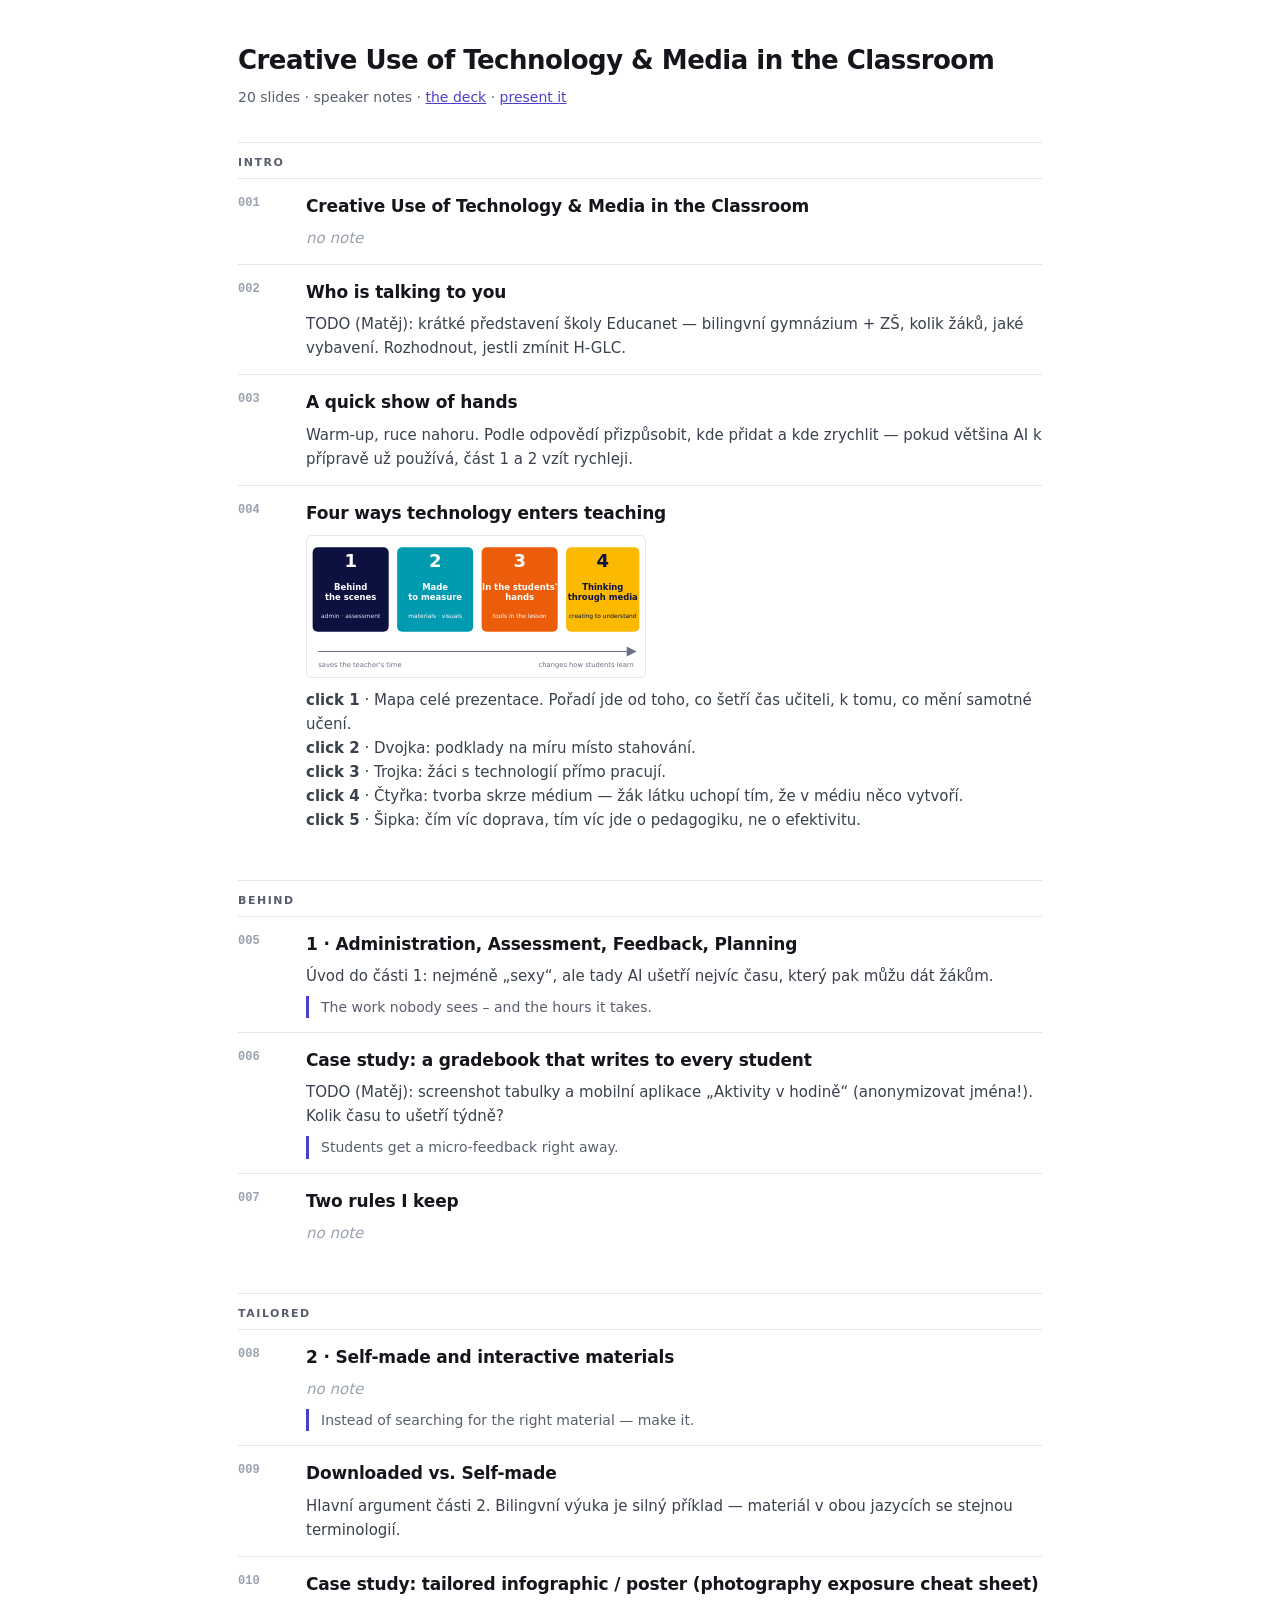
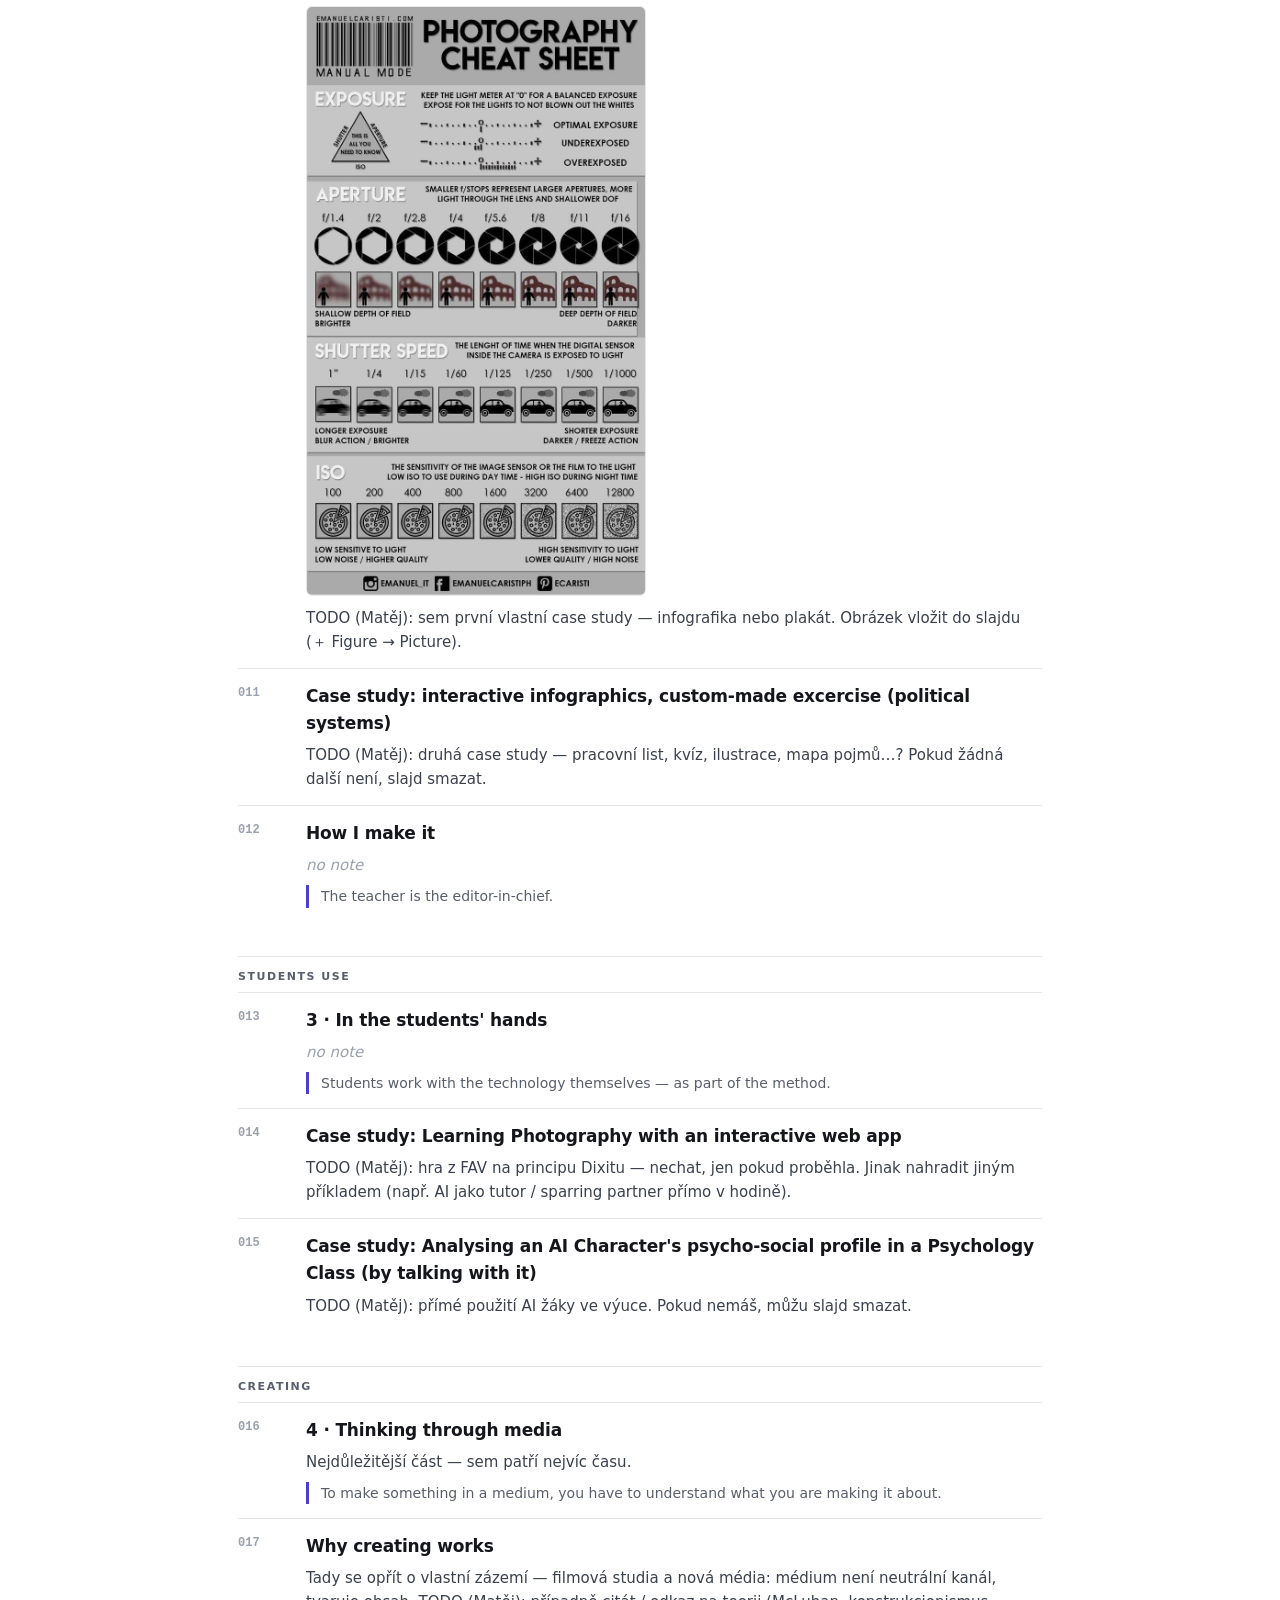
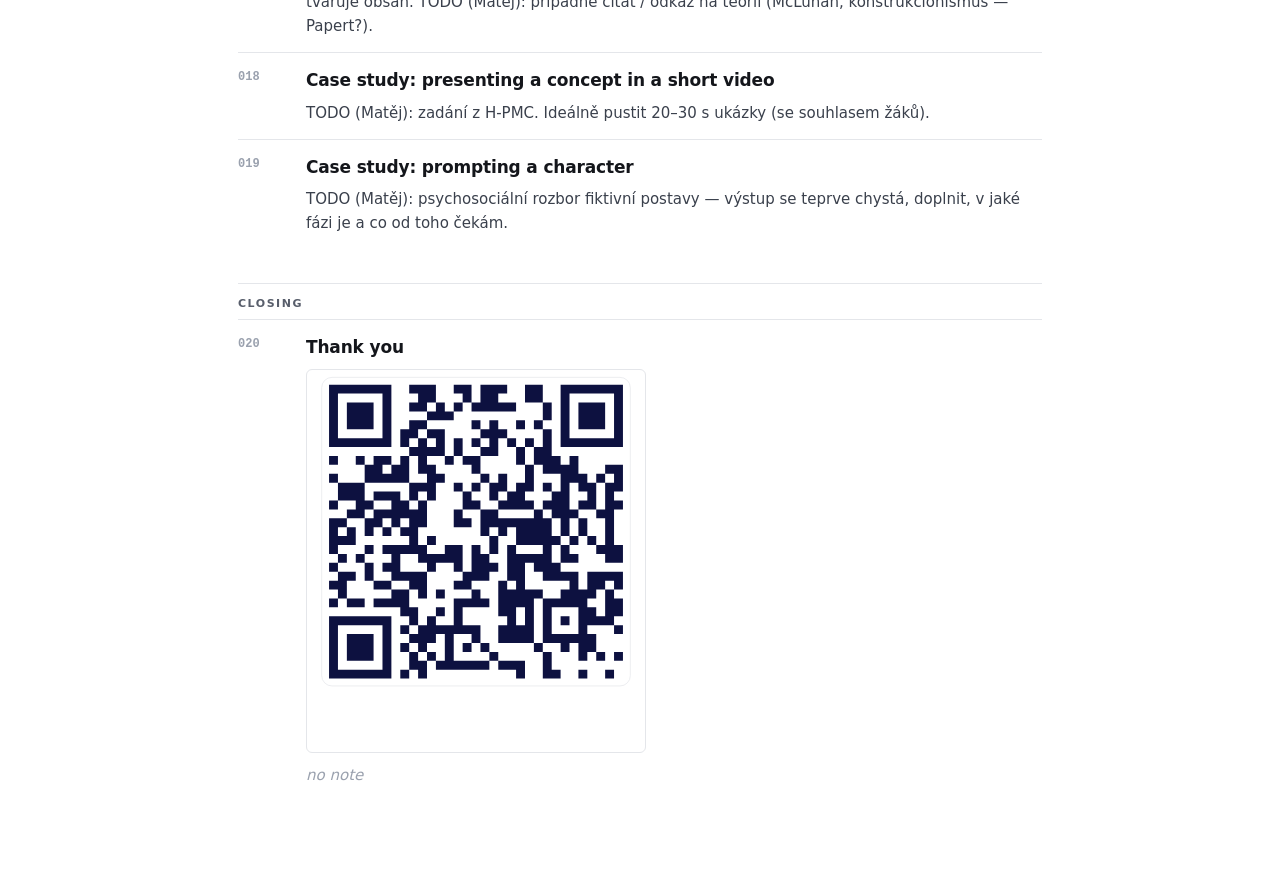
<file: site/erasmus-digital/notes/index.html>
<!doctype html><html lang="en"><head><meta charset="utf-8">
<meta name="viewport" content="width=device-width,initial-scale=1">
<title>Creative Use of Technology &amp; Media in the Classroom · notes</title><style>
  :root{--ink:#14161B;--gray:#585E6B;--faint:#9AA1AE;--line:#E4E6EA;--acc:#4B3FCF}
  *{box-sizing:border-box}
  body{margin:0;background:#fff;color:var(--ink);
    font:15px/1.6 system-ui,-apple-system,Segoe UI,Roboto,sans-serif}
  .wrap{max-width:860px;margin:0 auto;padding:40px 28px 80px}
  h1{font-size:26px;letter-spacing:-.02em;margin:0 0 4px}
  .sub{color:var(--gray);margin:0 0 28px;font-size:14px}
  .sub a{color:var(--acc)}
  .act{font:600 11px/1 system-ui;letter-spacing:.14em;text-transform:uppercase;color:var(--gray);
    margin:34px 0 10px;padding-top:14px;border-top:1px solid var(--line);break-before:page}
  .act:first-of-type{break-before:auto}
  .s{display:grid;grid-template-columns:52px 1fr;gap:0 16px;padding:14px 0;
    border-top:1px solid var(--line);break-inside:avoid}
  .n{font:600 12px/1.7 ui-monospace,SFMono-Regular,monospace;color:var(--faint)}
  .t{font-size:17px;font-weight:650;letter-spacing:-.01em;margin:0 0 6px}
  .fig{margin:8px 0 10px;max-width:340px}
  .fig svg{width:100%;height:auto;display:block;border:1px solid var(--line);border-radius:6px}
  .note{margin:0;color:#3A404C}
  .note.none{color:var(--faint);font-style:italic}
  .key{margin:8px 0 0;padding-left:12px;border-left:3px solid var(--acc);color:var(--gray);
    font-size:14px}
  .skip{opacity:.5}
  .skip .t::after{content:" · hidden";font-weight:400;color:var(--faint);font-size:12px}
  @media print{
    .wrap{max-width:none;padding:0}
    body{font-size:11pt}
    .s{padding:10px 0}
    .sub a{color:inherit;text-decoration:none}
  }
:root{--d-accent:#009AB1;--d-ink:#0D1140;--d-paper:#FFFFFF;}
  .fig svg{background:var(--d-paper,#fff)}
</style></head><body><div class="wrap">
<h1>Creative Use of Technology &amp; Media in the Classroom</h1>
<p class="sub">20 slides · speaker notes · <a href="../">the deck</a> ·
 <a href="../#present">present it</a></p>
<div class="act">Intro</div>
<div class="s"><div class="n">001</div><div><p class="t">Creative Use of Technology &amp; Media in the Classroom</p><p class="note none">no note</p></div></div>
<div class="s"><div class="n">002</div><div><p class="t">Who is talking to you</p><p class="note">TODO (Matěj): krátké představení školy Educanet — bilingvní gymnázium + ZŠ, kolik žáků, jaké vybavení. Rozhodnout, jestli zmínit H-GLC.</p></div></div>
<div class="s"><div class="n">003</div><div><p class="t">A quick show of hands</p><p class="note">Warm-up, ruce nahoru. Podle odpovědí přizpůsobit, kde přidat a kde zrychlit — pokud většina AI k přípravě už používá, část 1 a 2 vzít rychleji.</p></div></div>
<div class="s"><div class="n">004</div><div><p class="t">Four ways technology enters teaching</p><div class="fig"><svg xmlns="http://www.w3.org/2000/svg" viewBox="0 0 1200 500" font-family="inherit">
  <g>
    <rect x="20" y="40" width="270" height="300" rx="18" fill="#0D1140"/>
    <text x="155" y="110" text-anchor="middle" font-size="64" font-weight="800" fill="#FFFFFF">1</text>
    <text x="155" y="190" text-anchor="middle" font-size="30" font-weight="700" fill="#FFFFFF">Behind</text>
    <text x="155" y="228" text-anchor="middle" font-size="30" font-weight="700" fill="#FFFFFF">the scenes</text>
    <text x="155" y="290" text-anchor="middle" font-size="21" fill="#E1E3EA">admin · assessment</text>
  </g>
  <g data-step="1">
    <rect x="320" y="40" width="270" height="300" rx="18" fill="#009AB1"/>
    <text x="455" y="110" text-anchor="middle" font-size="64" font-weight="800" fill="#FFFFFF">2</text>
    <text x="455" y="190" text-anchor="middle" font-size="30" font-weight="700" fill="#FFFFFF">Made</text>
    <text x="455" y="228" text-anchor="middle" font-size="30" font-weight="700" fill="#FFFFFF">to measure</text>
    <text x="455" y="290" text-anchor="middle" font-size="21" fill="#FFFFFF">materials · visuals</text>
  </g>
  <g data-step="2">
    <rect x="620" y="40" width="270" height="300" rx="18" fill="#EB5D0B"/>
    <text x="755" y="110" text-anchor="middle" font-size="64" font-weight="800" fill="#FFFFFF">3</text>
    <text x="755" y="190" text-anchor="middle" font-size="30" font-weight="700" fill="#FFFFFF">In the students'</text>
    <text x="755" y="228" text-anchor="middle" font-size="30" font-weight="700" fill="#FFFFFF">hands</text>
    <text x="755" y="290" text-anchor="middle" font-size="21" fill="#FFFFFF">tools in the lesson</text>
  </g>
  <g data-step="3">
    <rect x="920" y="40" width="260" height="300" rx="18" fill="#FBB900"/>
    <text x="1050" y="110" text-anchor="middle" font-size="64" font-weight="800" fill="#0D1140">4</text>
    <text x="1050" y="190" text-anchor="middle" font-size="30" font-weight="700" fill="#0D1140">Thinking</text>
    <text x="1050" y="228" text-anchor="middle" font-size="30" font-weight="700" fill="#0D1140">through media</text>
    <text x="1050" y="290" text-anchor="middle" font-size="21" fill="#0D1140">creating to understand</text>
  </g>
  <g data-step="4">
    <line x1="40" y1="410" x2="1140" y2="410" stroke="#6B7085" stroke-width="4"/>
    <polygon points="1170,410 1135,392 1135,428" fill="#6B7085"/>
    <text x="40" y="465" font-size="24" fill="#6B7085">saves the teacher's time</text>
    <text x="1160" y="465" text-anchor="end" font-size="24" fill="#6B7085">changes how students learn</text>
  </g>
</svg></div><p class="note"><b>click 1</b> · Mapa celé prezentace. Pořadí jde od toho, co šetří čas učiteli, k tomu, co mění samotné učení.</p><p class="note"><b>click 2</b> · Dvojka: podklady na míru místo stahování.</p><p class="note"><b>click 3</b> · Trojka: žáci s technologií přímo pracují.</p><p class="note"><b>click 4</b> · Čtyřka: tvorba skrze médium — žák látku uchopí tím, že v médiu něco vytvoří.</p><p class="note"><b>click 5</b> · Šipka: čím víc doprava, tím víc jde o pedagogiku, ne o efektivitu.</p></div></div>
<div class="act">Behind</div>
<div class="s"><div class="n">005</div><div><p class="t">1 · Administration, Assessment, Feedback, Planning</p><p class="note">Úvod do části 1: nejméně „sexy“, ale tady AI ušetří nejvíc času, který pak můžu dát žákům.</p><p class="key">The work nobody sees – and the hours it takes.</p></div></div>
<div class="s"><div class="n">006</div><div><p class="t">Case study: a gradebook that writes to every student</p><p class="note">TODO (Matěj): screenshot tabulky a mobilní aplikace „Aktivity v hodině“ (anonymizovat jména!). Kolik času to ušetří týdně?</p><p class="key">Students get a micro-feedback right away.</p></div></div>
<div class="s"><div class="n">007</div><div><p class="t">Two rules I keep</p><p class="note none">no note</p></div></div>
<div class="act">Tailored</div>
<div class="s"><div class="n">008</div><div><p class="t">2 · Self-made and interactive materials</p><p class="note none">no note</p><p class="key">Instead of searching for the right material — make it.</p></div></div>
<div class="s"><div class="n">009</div><div><p class="t">Downloaded vs. Self-made</p><p class="note">Hlavní argument části 2. Bilingvní výuka je silný příklad — materiál v obou jazycích se stejnou terminologií.</p></div></div>
<div class="s"><div class="n">010</div><div><p class="t">Case study: tailored infographic / poster (photography exposure cheat sheet)</p><div class="fig"><svg xmlns="http://www.w3.org/2000/svg" viewBox="0 0 800 1391" width="800" height="1391">
<image href="[data-uri]" x="0" y="0" width="800" height="1391" preserveAspectRatio="xMidYMid meet"/>
</svg></div><p class="note">TODO (Matěj): sem první vlastní case study — infografika nebo plakát. Obrázek vložit do slajdu (＋ Figure → Picture).</p></div></div>
<div class="s"><div class="n">011</div><div><p class="t">Case study: interactive infographics, custom-made excercise (political systems)</p><p class="note">TODO (Matěj): druhá case study — pracovní list, kvíz, ilustrace, mapa pojmů…? Pokud žádná další není, slajd smazat.</p></div></div>
<div class="s"><div class="n">012</div><div><p class="t">How I make it</p><p class="note none">no note</p><p class="key">The teacher is the editor-in-chief.</p></div></div>
<div class="act">Students Use</div>
<div class="s"><div class="n">013</div><div><p class="t">3 · In the students&#x27; hands</p><p class="note none">no note</p><p class="key">Students work with the technology themselves — as part of the method.</p></div></div>
<div class="s"><div class="n">014</div><div><p class="t">Case study: Learning Photography with an interactive web app</p><p class="note">TODO (Matěj): hra z FAV na principu Dixitu — nechat, jen pokud proběhla. Jinak nahradit jiným příkladem (např. AI jako tutor / sparring partner přímo v hodině).</p></div></div>
<div class="s"><div class="n">015</div><div><p class="t">Case study: Analysing an AI Character&#x27;s psycho-social profile in a Psychology Class (by talking with it)</p><p class="note">TODO (Matěj): přímé použití AI žáky ve výuce. Pokud nemáš, můžu slajd smazat.</p></div></div>
<div class="act">Creating</div>
<div class="s"><div class="n">016</div><div><p class="t">4 · Thinking through media</p><p class="note">Nejdůležitější část — sem patří nejvíc času.</p><p class="key">To make something in a medium, you have to understand what you are making it about.</p></div></div>
<div class="s"><div class="n">017</div><div><p class="t">Why creating works</p><p class="note">Tady se opřít o vlastní zázemí — filmová studia a nová média: médium není neutrální kanál, tvaruje obsah. TODO (Matěj): případně citát / odkaz na teorii (McLuhan, konstrukcionismus — Papert?).</p></div></div>
<div class="s"><div class="n">018</div><div><p class="t">Case study: presenting a concept in a short video</p><p class="note">TODO (Matěj): zadání z H-PMC. Ideálně pustit 20–30 s ukázky (se souhlasem žáků).</p></div></div>
<div class="s"><div class="n">019</div><div><p class="t">Case study: prompting a character</p><p class="note">TODO (Matěj): psychosociální rozbor fiktivní postavy — výstup se teprve chystá, doplnit, v jaké fázi je a co od toho čekám.</p></div></div>
<div class="act">Closing</div>
<div class="s"><div class="n">020</div><div><p class="t">Thank you</p><div class="fig"><svg xmlns="http://www.w3.org/2000/svg" viewBox="0 0 460 520" font-family="system-ui,sans-serif" role="img" lang="en">
  <title>These slides</title>
  <desc>QR code: https://matejkus-edu.github.io/slaidy/erasmus-digital/</desc>
  <rect x="20" y="10" width="420" height="420" rx="14" fill="#FFFFFF" stroke="#E5E7EB"></rect>
  <g transform="translate(30 20) scale(12.12121)"><path d="M0 0h7v1h-7zM9 0h3v1h-3zM14 0h2v1h-2zM17 0h3v1h-3zM22 0h2v1h-2zM26 0h7v1h-7zM0 1h1v1h-1zM6 1h1v1h-1zM10 1h2v1h-2zM15 1h1v1h-1zM17 1h2v1h-2zM22 1h2v1h-2zM26 1h1v1h-1zM32 1h1v1h-1zM0 2h1v1h-1zM2 2h3v1h-3zM6 2h1v1h-1zM9 2h2v1h-2zM12 2h1v1h-1zM14 2h1v1h-1zM16 2h5v1h-5zM24 2h1v1h-1zM26 2h1v1h-1zM28 2h3v1h-3zM32 2h1v1h-1zM0 3h1v1h-1zM2 3h3v1h-3zM6 3h1v1h-1zM11 3h3v1h-3zM24 3h1v1h-1zM26 3h1v1h-1zM28 3h3v1h-3zM32 3h1v1h-1zM0 4h1v1h-1zM2 4h3v1h-3zM6 4h1v1h-1zM9 4h2v1h-2zM16 4h1v1h-1zM18 4h1v1h-1zM21 4h1v1h-1zM23 4h1v1h-1zM26 4h1v1h-1zM28 4h3v1h-3zM32 4h1v1h-1zM0 5h1v1h-1zM6 5h1v1h-1zM8 5h2v1h-2zM11 5h2v1h-2zM17 5h3v1h-3zM24 5h1v1h-1zM26 5h1v1h-1zM32 5h1v1h-1zM0 6h7v1h-7zM8 6h1v1h-1zM10 6h1v1h-1zM12 6h1v1h-1zM14 6h1v1h-1zM16 6h1v1h-1zM18 6h1v1h-1zM20 6h1v1h-1zM22 6h1v1h-1zM24 6h1v1h-1zM26 6h7v1h-7zM9 7h4v1h-4zM14 7h1v1h-1zM17 7h2v1h-2zM21 7h1v1h-1zM23 7h2v1h-2zM0 8h1v1h-1zM3 8h1v1h-1zM5 8h2v1h-2zM8 8h1v1h-1zM10 8h1v1h-1zM13 8h1v1h-1zM15 8h2v1h-2zM21 8h1v1h-1zM23 8h3v1h-3zM27 8h1v1h-1zM4 9h2v1h-2zM7 9h2v1h-2zM10 9h2v1h-2zM16 9h1v1h-1zM22 9h1v1h-1zM24 9h4v1h-4zM31 9h2v1h-2zM0 10h1v1h-1zM4 10h5v1h-5zM11 10h2v1h-2zM17 10h1v1h-1zM19 10h1v1h-1zM22 10h1v1h-1zM26 10h3v1h-3zM30 10h1v1h-1zM32 10h1v1h-1zM1 11h3v1h-3zM9 11h3v1h-3zM14 11h1v1h-1zM16 11h1v1h-1zM18 11h2v1h-2zM21 11h2v1h-2zM24 11h1v1h-1zM26 11h1v1h-1zM28 11h2v1h-2zM31 11h2v1h-2zM1 12h3v1h-3zM5 12h3v1h-3zM9 12h1v1h-1zM11 12h1v1h-1zM15 12h1v1h-1zM18 12h1v1h-1zM20 12h2v1h-2zM25 12h2v1h-2zM29 12h1v1h-1zM31 12h1v1h-1zM0 13h1v1h-1zM3 13h2v1h-2zM7 13h2v1h-2zM10 13h1v1h-1zM15 13h2v1h-2zM19 13h4v1h-4zM24 13h3v1h-3zM28 13h2v1h-2zM31 13h2v1h-2zM2 14h2v1h-2zM5 14h6v1h-6zM14 14h1v1h-1zM17 14h2v1h-2zM23 14h1v1h-1zM25 14h3v1h-3zM30 14h2v1h-2zM0 15h2v1h-2zM4 15h2v1h-2zM7 15h1v1h-1zM9 15h2v1h-2zM14 15h2v1h-2zM17 15h8v1h-8zM26 15h1v1h-1zM28 15h1v1h-1zM31 15h1v1h-1zM0 16h1v1h-1zM2 16h1v1h-1zM4 16h1v1h-1zM6 16h1v1h-1zM8 16h2v1h-2zM17 16h1v1h-1zM19 16h1v1h-1zM21 16h4v1h-4zM26 16h1v1h-1zM28 16h1v1h-1zM31 16h1v1h-1zM0 17h3v1h-3zM9 17h1v1h-1zM11 17h1v1h-1zM18 17h1v1h-1zM21 17h5v1h-5zM27 17h1v1h-1zM29 17h1v1h-1zM31 17h1v1h-1zM0 18h1v1h-1zM4 18h1v1h-1zM6 18h5v1h-5zM13 18h2v1h-2zM16 18h1v1h-1zM18 18h1v1h-1zM20 18h1v1h-1zM24 18h1v1h-1zM26 18h1v1h-1zM30 18h3v1h-3zM1 19h1v1h-1zM3 19h1v1h-1zM7 19h1v1h-1zM10 19h5v1h-5zM16 19h2v1h-2zM20 19h5v1h-5zM26 19h2v1h-2zM31 19h2v1h-2zM0 20h1v1h-1zM4 20h1v1h-1zM6 20h2v1h-2zM11 20h1v1h-1zM14 20h1v1h-1zM16 20h3v1h-3zM20 20h2v1h-2zM23 20h3v1h-3zM1 21h2v1h-2zM4 21h1v1h-1zM7 21h4v1h-4zM15 21h3v1h-3zM20 21h2v1h-2zM24 21h4v1h-4zM29 21h4v1h-4zM0 22h2v1h-2zM5 22h2v1h-2zM9 22h2v1h-2zM14 22h2v1h-2zM19 22h1v1h-1zM21 22h1v1h-1zM27 22h1v1h-1zM29 22h2v1h-2zM32 22h1v1h-1zM1 23h1v1h-1zM7 23h2v1h-2zM10 23h1v1h-1zM12 23h1v1h-1zM16 23h1v1h-1zM19 23h5v1h-5zM26 23h4v1h-4zM31 23h1v1h-1zM0 24h1v1h-1zM2 24h2v1h-2zM5 24h4v1h-4zM14 24h4v1h-4zM19 24h4v1h-4zM24 24h5v1h-5zM31 24h2v1h-2zM8 25h2v1h-2zM12 25h1v1h-1zM14 25h1v1h-1zM19 25h2v1h-2zM22 25h1v1h-1zM24 25h1v1h-1zM28 25h2v1h-2zM31 25h2v1h-2zM0 26h7v1h-7zM9 26h1v1h-1zM11 26h1v1h-1zM14 26h1v1h-1zM20 26h1v1h-1zM22 26h1v1h-1zM24 26h1v1h-1zM26 26h1v1h-1zM28 26h4v1h-4zM0 27h1v1h-1zM6 27h1v1h-1zM8 27h1v1h-1zM10 27h7v1h-7zM19 27h4v1h-4zM24 27h1v1h-1zM28 27h1v1h-1zM32 27h1v1h-1zM0 28h1v1h-1zM2 28h3v1h-3zM6 28h1v1h-1zM9 28h3v1h-3zM13 28h1v1h-1zM16 28h1v1h-1zM19 28h4v1h-4zM24 28h6v1h-6zM0 29h1v1h-1zM2 29h3v1h-3zM6 29h1v1h-1zM8 29h1v1h-1zM10 29h1v1h-1zM13 29h1v1h-1zM15 29h1v1h-1zM17 29h1v1h-1zM23 29h1v1h-1zM26 29h1v1h-1zM28 29h2v1h-2zM0 30h1v1h-1zM2 30h3v1h-3zM6 30h1v1h-1zM9 30h1v1h-1zM11 30h1v1h-1zM13 30h1v1h-1zM18 30h1v1h-1zM24 30h1v1h-1zM28 30h1v1h-1zM30 30h1v1h-1zM32 30h1v1h-1zM0 31h1v1h-1zM6 31h1v1h-1zM9 31h2v1h-2zM12 31h6v1h-6zM19 31h3v1h-3zM24 31h1v1h-1zM0 32h7v1h-7zM8 32h1v1h-1zM10 32h1v1h-1zM21 32h1v1h-1zM24 32h2v1h-2zM28 32h1v1h-1zM31 32h1v1h-1z" fill="#0D1140"></path></g>
  
  
</svg></div><p class="note none">no note</p></div></div>
</div></body></html>
</file>
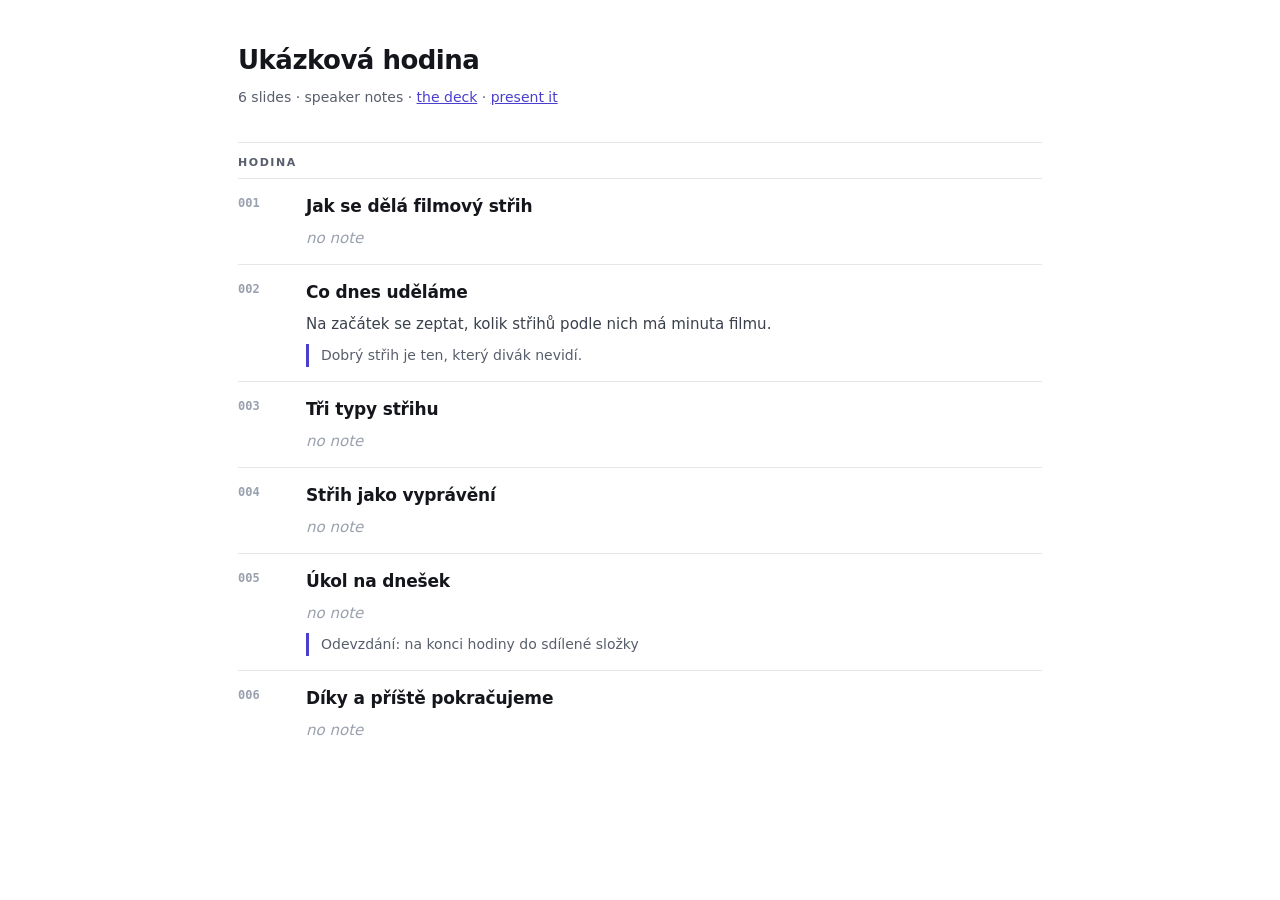
<file: site/ukazka/notes/index.html>
<!doctype html><html lang="en"><head><meta charset="utf-8">
<meta name="viewport" content="width=device-width,initial-scale=1">
<title>Ukázková hodina · notes</title><style>
  :root{--ink:#14161B;--gray:#585E6B;--faint:#9AA1AE;--line:#E4E6EA;--acc:#4B3FCF}
  *{box-sizing:border-box}
  body{margin:0;background:#fff;color:var(--ink);
    font:15px/1.6 system-ui,-apple-system,Segoe UI,Roboto,sans-serif}
  .wrap{max-width:860px;margin:0 auto;padding:40px 28px 80px}
  h1{font-size:26px;letter-spacing:-.02em;margin:0 0 4px}
  .sub{color:var(--gray);margin:0 0 28px;font-size:14px}
  .sub a{color:var(--acc)}
  .act{font:600 11px/1 system-ui;letter-spacing:.14em;text-transform:uppercase;color:var(--gray);
    margin:34px 0 10px;padding-top:14px;border-top:1px solid var(--line);break-before:page}
  .act:first-of-type{break-before:auto}
  .s{display:grid;grid-template-columns:52px 1fr;gap:0 16px;padding:14px 0;
    border-top:1px solid var(--line);break-inside:avoid}
  .n{font:600 12px/1.7 ui-monospace,SFMono-Regular,monospace;color:var(--faint)}
  .t{font-size:17px;font-weight:650;letter-spacing:-.01em;margin:0 0 6px}
  .fig{margin:8px 0 10px;max-width:340px}
  .fig svg{width:100%;height:auto;display:block;border:1px solid var(--line);border-radius:6px}
  .note{margin:0;color:#3A404C}
  .note.none{color:var(--faint);font-style:italic}
  .key{margin:8px 0 0;padding-left:12px;border-left:3px solid var(--acc);color:var(--gray);
    font-size:14px}
  .skip{opacity:.5}
  .skip .t::after{content:" · hidden";font-weight:400;color:var(--faint);font-size:12px}
  @media print{
    .wrap{max-width:none;padding:0}
    body{font-size:11pt}
    .s{padding:10px 0}
    .sub a{color:inherit;text-decoration:none}
  }
:root{--d-accent:#009AB1;--d-ink:#0D1140;--d-paper:#FFFFFF;}
  .fig svg{background:var(--d-paper,#fff)}
</style></head><body><div class="wrap">
<h1>Ukázková hodina</h1>
<p class="sub">6 slides · speaker notes · <a href="../">the deck</a> ·
 <a href="../#present">present it</a></p>
<div class="act">Hodina</div>
<div class="s"><div class="n">001</div><div><p class="t">Jak se dělá filmový střih</p><p class="note none">no note</p></div></div>
<div class="s"><div class="n">002</div><div><p class="t">Co dnes uděláme</p><p class="note">Na začátek se zeptat, kolik střihů podle nich má minuta filmu.</p><p class="key">Dobrý střih je ten, který divák nevidí.</p></div></div>
<div class="s"><div class="n">003</div><div><p class="t">Tři typy střihu</p><p class="note none">no note</p></div></div>
<div class="s"><div class="n">004</div><div><p class="t">Střih jako vyprávění</p><p class="note none">no note</p></div></div>
<div class="s"><div class="n">005</div><div><p class="t">Úkol na dnešek</p><p class="note none">no note</p><p class="key">Odevzdání: na konci hodiny do sdílené složky</p></div></div>
<div class="s"><div class="n">006</div><div><p class="t">Díky a příště pokračujeme</p><p class="note none">no note</p></div></div>
</div></body></html>
</file>
